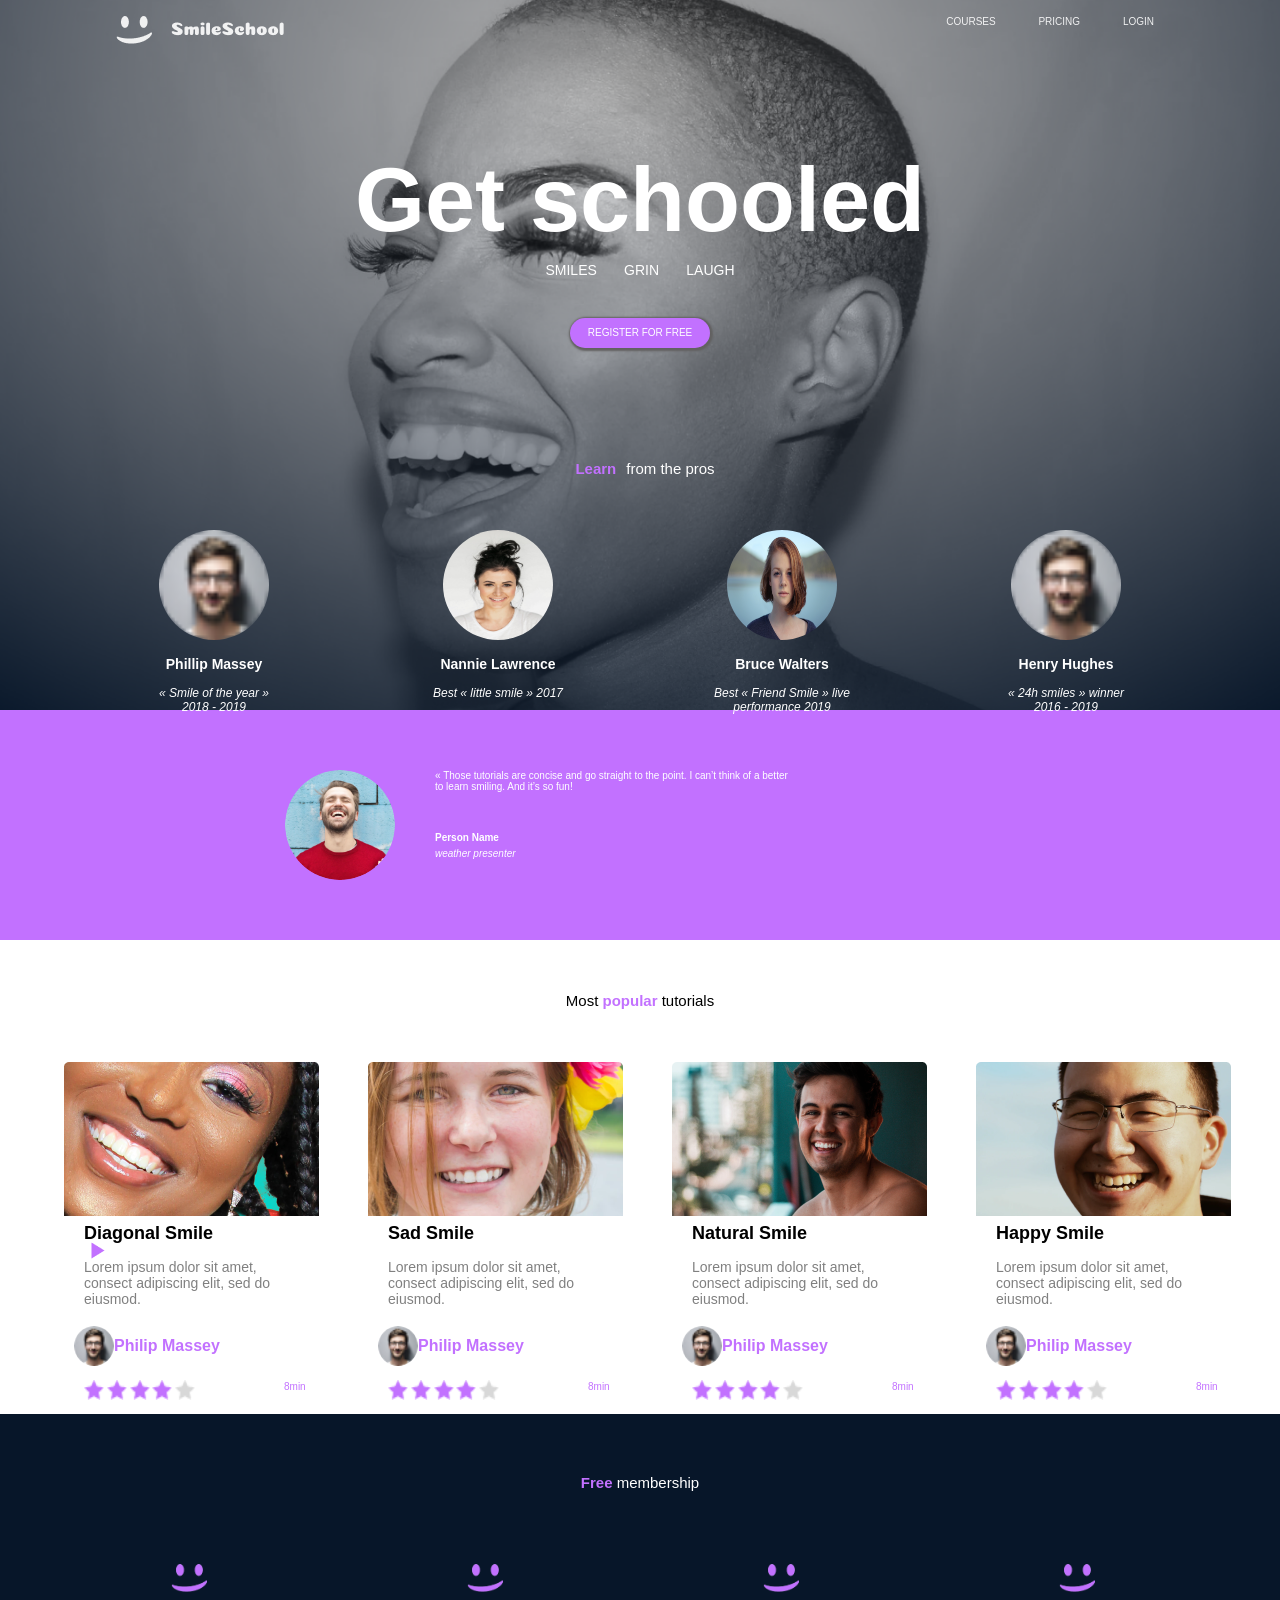
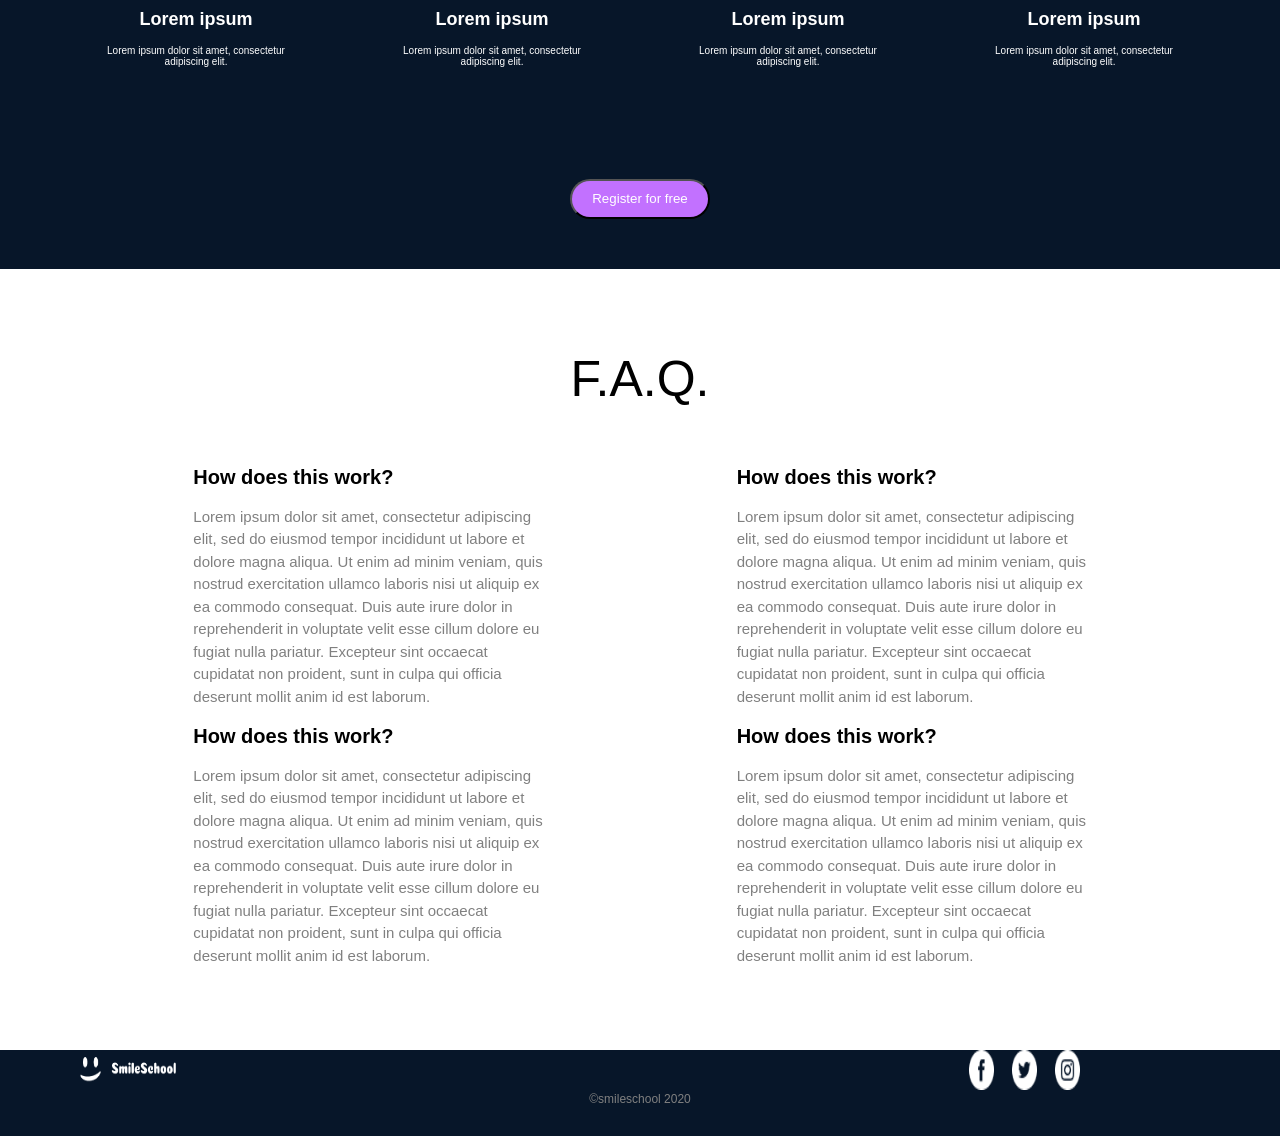
<file: css_advanced/index.html>
<!DOCTYPE html>
<html lang="en" dir="ltr">

<head>
  <meta charset="utf-8">
  <meta name="viewport" content="width=device-width, initial-scale=1.0, viewport-fit=cover">
  <title>School Page</title>
  <link rel="stylesheet" href="styles.css">
</head>

<body>
  <!-- Header -->
  <div class="backgroud">
    <header>
      <div class="header">
        <a><img src="images/logosmile.png" alt="Logo Smile"></a>
        <div>
          <a class="linkheader" href="">COURSES</a>
          <a class="linkheader" href="">PRICING</a>
          <a class="linkheader" href="">LOGIN</a>
        </div>
      </div>
    </header>
    <!-- Main -->
    <main>

      <section>
        <div class="register">
          <h1 class="principaltext">Get schooled</h1>
          <p class="wordssectext">SMILES&nbsp;&nbsp;&nbsp;&nbsp;&nbsp;&nbsp; GRIN&nbsp;&nbsp;&nbsp;&nbsp;&nbsp;&nbsp;
            LAUGH</p>
          <button class="registrerbutton">REGISTER FOR FREE</button>
        </div>
        <div class="authordiv">
          <h2 class="sectitle"><strong class="sectitlep">Learn </strong><strong class="sectitletext">from the
              pros</strong></h2>
          <div class="authorbox">
            <div class="authoritem">
              <a href=""><img class='imgRedonda' src="images/pic-person-01.png" alt="Logo image" width="100px"></a>
              <h3 class="authorname">Phillip Massey</h3>
              <p class="authortext">« Smile of the year » 2018 - 2019</p>
            </div>
            <div class="authoritem">
              <a href=""><img class='imgRedonda' src="images/pic-person-02.jpg" alt="Logo image" width="100px"></a>
              <h3 class="authorname">Nannie Lawrence</h3>
              <p class="authortext">Best « little smile » 2017</p>
            </div>
            <div class="authoritem">
              <a href=""><img class='imgRedonda' src="images/pic-person-03.jpg" alt="Logo image" width="100px"></a>
              <h3 class="authorname">Bruce Walters</h3>
              <p class="authortext">Best « Friend Smile » live performance 2019</p>
            </div>
            <div class="authoritem">
              <a href=""><img class='imgRedonda' src="images/pic-person-01.png" alt="Logo image" width="100px"></a>
              <h3 class="authorname">Henry Hughes</h3>
              <p class="authortext">« 24h smiles » winner 2016 - 2019</p>
            </div>
          </div>
        </div>
      </section>
  </div>
  <!-- Quote section -->
  <section class="quotesection">
    <div class="divquote">
      <img class="imgRedonda" src="images/testimonialman.png" alt="Logo image" width="100px">
      <div class="quotetext">
        <blockquote class="parquote">« Those tutorials are concise and go straight to the point. I can’t think of a
          better <br /> to learn smiling. And it’s so fun!</blockquote>
        <p class="subtitlequote">Person Name</p>
        <p class="namequote">weather presenter</p>
      </div>
    </div>
  </section>
  <!-- Videos-list section-->
  <section>
    <div class="videosection">
      <h1 class="titlevideosection">Most<strong class="videosectioncolor">&nbsp;popular&nbsp;</strong>tutorials</h1>
      <div class="videosectionpoints">
        <div class="videosectionuniqpoints">
          <div class="containervideoimage">
            <a href=""><img class="videoimage" src="images/preview.png" alt="Logo image"></a>
            <a href=""><img class="icon" src="images/play.png" alt="icon image"></a>
          </div>
          <h2 class="titlevideouniqpoints">Diagonal Smile</h2>
          <p class="textvideouniqpoints">Lorem ipsum dolor sit amet, consect adipiscing elit, sed do eiusmod.</p>
          <div class="videoauthorsec">
            <img class="authorvideosectionimage" src="images/pic-person-01.png" alt="Logo image">
            <h3 class="authornamevideosec">Philip Massey</h3>
          </div>
          <div class="valuevideosec">
            <div>
              <a href=""><img class="stars" src="images/Star.png" alt="star image"></a>
              <a href=""><img class="stars" src="images/Star.png" alt="star image"></a>
              <a href=""><img class="stars" src="images/Star.png" alt="star image"></a>
              <a href=""><img class="stars" src="images/Star.png" alt="star image"></a>
              <a href=""><img class="stars" src="images/greystar.png" alt="star image"></a>
            </div>
            <p class="stars" style="color: #C271FF;">8min</p>
          </div>
        </div>
        <div class="videosectionuniqpoints">
          <div class="containervideoimage">
            <a href=""><img class="videoimage" src="images/preview1.png" alt="Logo image"></a>
          </div>
          <h2 class="titlevideouniqpoints">Sad Smile</h2>
          <p class="textvideouniqpoints">Lorem ipsum dolor sit amet, consect adipiscing elit, sed do eiusmod.</p>
          <div class="videoauthorsec">
            <img class="authorvideosectionimage" src="images/pic-person-01.png" alt="Logo image">
            <h3 class="authornamevideosec">Philip Massey</h3>
          </div>
          <div class="valuevideosec">
            <div>
              <a href=""><img class="stars" src="images/Star.png" alt="star image"></a>
              <a href=""><img class="stars" src="images/Star.png" alt="star image"></a>
              <a href=""><img class="stars" src="images/Star.png" alt="star image"></a>
              <a href=""><img class="stars" src="images/Star.png" alt="star image"></a>
              <a href=""><img class="stars" src="images/greystar.png" alt="star image"></a>
            </div>
            <p class="stars" style="color: #C271FF;">8min</p>
          </div>
        </div>
        <div class="videosectionuniqpoints">
          <div class="containervideoimage">
            <a href=""><img class="videoimage" src="images/preview2.png" alt="Logo image"></a>
          </div>
          <h2 class="titlevideouniqpoints">Natural Smile</h2>
          <p class="textvideouniqpoints">Lorem ipsum dolor sit amet, consect adipiscing elit, sed do eiusmod.</p>
          <div class="videoauthorsec">
            <img class="authorvideosectionimage" src="images/pic-person-01.png" alt="Logo image">
            <h3 class="authornamevideosec">Philip Massey</h3>
          </div>
          <div class="valuevideosec">
            <div>
              <a href=""><img class="stars" src="images/Star.png" alt="star image"></a>
              <a href=""><img class="stars" src="images/Star.png" alt="star image"></a>
              <a href=""><img class="stars" src="images/Star.png" alt="star image"></a>
              <a href=""><img class="stars" src="images/Star.png" alt="star image"></a>
              <a href=""><img class="stars" src="images/greystar.png" alt="star image"></a>
            </div>
            <p class="stars" style="color: #C271FF;">8min</p>
          </div>
        </div>
        <div class="videosectionuniqpoints">
          <div class="containervideoimage">
            <a href=""><img class="videoimage" src="images/preview3.png" alt="Logo image"></a>
          </div>
          <h2 class="titlevideouniqpoints">Happy Smile</h2>
          <p class="textvideouniqpoints">Lorem ipsum dolor sit amet, consect adipiscing elit, sed do eiusmod.</p>
          <div class="videoauthorsec">
            <img class="authorvideosectionimage" src="images/pic-person-01.png" alt="Logo image">
            <h3 class="authornamevideosec">Philip Massey</h3>
          </div>
          <div class="valuevideosec">
            <div>
              <a href=""><img class="stars" src="images/Star.png" alt="star image"></a>
              <a href=""><img class="stars" src="images/Star.png" alt="star image"></a>
              <a href=""><img class="stars" src="images/Star.png" alt="star image"></a>
              <a href=""><img class="stars" src="images/Star.png" alt="star image"></a>
              <a href=""><img class="stars" src="images/greystar.png" alt="star image"></a>
            </div>
            <p class="stars" style="color: #C271FF;">8min</p>
          </div>
        </div>
      </div>
    </div>
  </section>
  <!-- Member section -->
  <section class="membershipsection">
    <h1 class="titlemember"><strong class="titlememberpro">Free&nbsp;</strong>membership</h1>
    <div class="membershipoptions">
      <div class="divface">
        <img class="faceimage" src="images/smile.png" alt="Logo image">
        <h2 class="titleface">Lorem ipsum</h2>
        <p class="textface">Lorem ipsum dolor sit amet, consectetur adipiscing elit.</p>
      </div>
      <div class="divface">
        <img class="faceimage" src="images/smile.png" alt="Logo image">
        <h2 class="titleface">Lorem ipsum</h2>
        <p class="textface">Lorem ipsum dolor sit amet, consectetur adipiscing elit.</p>
      </div>
      <div class="divface">
        <img class="faceimage" src="images/smile.png" alt="Logo image">
        <h2 class="titleface">Lorem ipsum</h2>
        <p class="textface">Lorem ipsum dolor sit amet, consectetur adipiscing elit.</p>
      </div>
      <div class="divface">
        <img class="faceimage" src="images/smile.png" alt="Logo image">
        <h2 class="titleface">Lorem ipsum</h2>
        <p class="textface">Lorem ipsum dolor sit amet, consectetur adipiscing elit.</p>
      </div>
    </div>
    <div class="divbuttonmembership">
      <button class="buttonmembership">Register for free</button>
    </div>
  </section>
  <section class="faqsection">
    <h1 class="titlefaq">F.A.Q.</h1>
    <div class="subfaqsection">
      <div class="twofaqsec">
        <div>
          <h2 class="titlefaqquestion">How does this work?</h2>
          <p class="textfaqquestion">Lorem ipsum dolor sit amet, consectetur adipiscing elit, sed do eiusmod tempor
            incididunt ut labore et dolore magna aliqua. Ut enim ad minim veniam, quis nostrud exercitation ullamco
            laboris nisi ut aliquip ex ea commodo consequat. Duis aute irure dolor in reprehenderit in voluptate velit
            esse cillum dolore eu fugiat nulla pariatur. Excepteur sint occaecat cupidatat non proident, sunt in culpa
            qui officia deserunt mollit anim id est laborum.</p>
        </div>
        <div>
          <h2 class="titlefaqquestion">How does this work?</h2>
          <p class="textfaqquestion">Lorem ipsum dolor sit amet, consectetur adipiscing elit, sed do eiusmod tempor
            incididunt ut labore et dolore magna aliqua. Ut enim ad minim veniam, quis nostrud exercitation ullamco
            laboris nisi ut aliquip ex ea commodo consequat. Duis aute irure dolor in reprehenderit in voluptate velit
            esse cillum dolore eu fugiat nulla pariatur. Excepteur sint occaecat cupidatat non proident, sunt in culpa
            qui officia deserunt mollit anim id est laborum.</p>
        </div>
      </div>
      <div class="twofaqsec">
        <div>
          <h2 class="titlefaqquestion">How does this work?</h2>
          <p class="textfaqquestion">Lorem ipsum dolor sit amet, consectetur adipiscing elit, sed do eiusmod tempor
            incididunt ut labore et dolore magna aliqua. Ut enim ad minim veniam, quis nostrud exercitation ullamco
            laboris nisi ut aliquip ex ea commodo consequat. Duis aute irure dolor in reprehenderit in voluptate velit
            esse cillum dolore eu fugiat nulla pariatur. Excepteur sint occaecat cupidatat non proident, sunt in culpa
            qui officia deserunt mollit anim id est laborum.</p>
        </div>
        <div>
          <h2 class="titlefaqquestion">How does this work?</h2>
          <p class="textfaqquestion">Lorem ipsum dolor sit amet, consectetur adipiscing elit, sed do eiusmod tempor
            incididunt ut labore et dolore magna aliqua. Ut enim ad minim veniam, quis nostrud exercitation ullamco
            laboris nisi ut aliquip ex ea commodo consequat. Duis aute irure dolor in reprehenderit in voluptate velit
            esse cillum dolore eu fugiat nulla pariatur. Excepteur sint occaecat cupidatat non proident, sunt in culpa
            qui officia deserunt mollit anim id est laborum.</p>
        </div>
      </div>
    </div>
  </section>
  </main>
  <!-- Footer -->
  <footer>
    <div>
      <div class="imagesfooter">
        <div>
          <img class="logofooter" src="images/logosmile.png" alt="Logo image">
        </div>
        <div class="mediadivfooter">
          <a href=""><img class="mediafooter" src="images/Facebook_White.png" alt="Logo image"></a>
          <a href=""><img class="mediafooter" src="images/Twitter_White.png" alt="Logo image"></a>
          <a href=""><img class="mediafooter" src="images/Instagram_White.png" alt="Logo image"></a>
        </div>
      </div>
      <p class="textfooter">©smileschool 2020</p>
    </div>
  </footer>
</body>

</html>
</file>
<file: css_advanced/styles.css>
*, *:before, *:after {
  box-sizing: border-box;
}

html {
  scroll-behavior: smooth;
  font-size: 62.5%;
}

body {
  margin: 0px;
  font-family: 'source-sans-pro', 'Trebuchet MS', 'Lucida Sans Unicode', 'Lucida Grande', 'Lucida Sans', Arial, sans-serif;
}

.backgroud {
  background-image: url('images/background.png');
  background-size: cover;
}

/* HEADER SECTION */

.header {
  padding-top: 1.6rem;
  padding-left: 11.6rem;
  padding-right: 10.6rem;
  background-color: transparent;
  opacity: 90%;
  display: flex;
  justify-content: space-between;
  
}

.linkheader {
  padding: 0px 20px;
  text-decoration: none;
  color: white;
}
/* logo */
.logosmile {
  position: absolute;
  width: 167.02px;
  height: 29.46px;
  left: 171.59px;
  top: 35.02px;
}
.register {
  height: 400px;
  width: 100%;
  display: flex;
  justify-content: center;
  flex-direction: column;
  align-items: center;
}
.principaltext {
  font-size: 9rem;
  margin: 0px;
  color: white;
}

.wordssectext {
  padding: 10px 0px 40px 0px;
  color: white;
  margin: 0px;
  font-size: 14px;
}


.registrerbutton {
  font-size: 10px;
  border-radius: 20px;
  border-color: transparent;
  box-shadow: 1px 1px 2px 2px rgb(98, 97, 97);
  width: 140px;
  height: 30px;
  background-color: #C271FF;
  color: white;
}

/*PRESENTATION SECTION*/

.sectitle {
  display: flex;
  text-indent: 10px;
  justify-content: center;
  color: white;
}

.sectitlep {
  color: #C271FF;
}

.sectitletext {
  font-weight: 100;
}

.authordiv {
  display: flex;
  justify-content: center;
  flex-direction: column;
}


.authorbox {
  display: flex;
  justify-content: space-evenly;
}

.authoritem {
  height:220px;
  width: 140px;
  padding: 40px 0px 0px 0px;
  display: flex;
  flex-direction: column;
  align-items: center;
}

.authorname {
  font-size: 14px;
  font-weight: 2200;
  color: white;
}

.imgRedonda {
  width:110px;
  height:110px;
  border-radius:55px;
}

.authortext {
  font-style: italic;
  font-size: 12px;
  text-align: center;
  margin: 0px;
  color: white;
}

/* QUOTE SECTION */


.quotesection {
  background-color: #C271FF;
  padding: 60px 0px;
}

.divquote {
  display: flex;
  justify-content: center;
}

.quotetext {
  color: white;
  padding-left: 40px;
  width: 600px;
}

.parquote {
  margin: 0px 0px 40px 0px;
  font-family: 'Gill Sans', 'Gill Sans MT', Calibri, 'Trebuchet MS', sans-serif;
}

.subtitlequote {
  font-weight: bold;
  margin: 0px;
}

.namequote {
  margin: 5px 0px;
  font-style: italic;
  font-family: 'Gill Sans', 'Gill Sans MT', Calibri, 'Trebuchet MS', sans-serif;
}

/* VIDEOS SECTION*/

.videosection {
  background-color: white;
}

.titlevideosection {
  padding: 40px 0px;
  font-weight: 100;
  display: flex;
  justify-content: center;
}

.videosectioncolor {
  color: #C271FF;
}

.videosectionpoints {
  display: flex;
  justify-content: space-evenly;
}



.videosectionuniqpoints {
  width: 240px;
  height: 340px;
}

.titlevideouniqpoints {
  font-size: 18px;
  margin-left: 20px;
}

.textvideouniqpoints {
  font-family: 'Gill Sans', 'Gill Sans MT', Calibri, 'Trebuchet MS', sans-serif;
  color: gray;
  font-size: 14px;
  margin-left: 20px;
}

.authorvideosectionimage {
  width: 40px;
  height: 40px;
  border-radius: 25px;
  margin-left: 10px;
}

.videoauthorsec {
  display: flex;
  align-items: center;
}

.authornamevideosec {
  color: #C271FF;
  font-size: 16px;
}

.valuevideosec {
  display: flex;
  justify-content: space-between;
  align-items: center;
  margin-left: 20px;
}

.stars {
  width: 20px;
  height: 20px;
}

.containervideoimage {
  width: 16.6x;
  height: 14.6rem;
}

.videoimage {
  size: cover;
}

/*MEMBERSHIP SECTION */

.membershipsection {
  background-color: #071629;
}

.titlemember {
  padding: 60px;
  color: white;
  font-weight: 100;
  display: flex;
  justify-content: center;
}

.titlememberpro {
  color: #C271FF;
}

.membershipoptions {
  display: flex;
  justify-content: space-evenly;
}

.faceimage {
  width: 18.6rem;
  padding: 0px 75px 0px 75px;
}

.divface {
  width: 200px;
  height: 200px;
}

.titleface {
  color: white;
  font-size: 18px;
  text-align: center;
}

.textface {
  color: white;
  text-align: center;
  font-family: 'Gill Sans', 'Gill Sans MT', Calibri, 'Trebuchet MS', sans-serif;
}

.buttonmembership {
  background-color: #C271FF;
  color: white;
  width: 140px;
  height: 40px;
  border-radius: 20px;
}

.divbuttonmembership {
  padding: 15px 0px 50px 0px;
  font-weight: 100;
  display: flex;
  justify-content: center;
}

/* FAQ SECTION */

.faqsection {
  background-color: white;
}

.titlefaq {
  text-align: center;
  font-size: 50px;
  font-weight: 100;
  padding-top: 40px;
  font-family: 'Gill Sans', 'Gill Sans MT', Calibri, 'Trebuchet MS', sans-serif;
}

.subfaqsection {
  display: flex;
  justify-content: space-evenly;
}

.twofaqsec {
  height: 600px;
  width: 350px;
}

.titlefaqquestion {
  font-size: 20px;
  font-family: "Roboto Bold", sans-serif;
}

.textfaqquestion {
  color: gray;
  font-size: 15px;
  line-height: 1.5;
  font-family: 'Gill Sans', 'Gill Sans MT', Calibri, 'Trebuchet MS', sans-serif;
}


/* FOOTER SECTION */

footer {
  background-color: #071629;
}

.imagesfooter {
  display: flex;
  flex-direction: row;
  justify-content: space-between;
  align-items: center;
}

.textfooter {
  color: gray;
  margin: 0px;
  text-align: center;
  padding: 0px 0px 30px 0px;
  font-size: 12px;
}

.mediafooter {
  width: 40px;
  height: 40px;
  padding-left: 15px;
}

.logofooter {
  width: 9.6rem;
  height: 2.6rem;
  margin-left: 80px;
}

.mediadivfooter {
  margin-right: 200px;
}
</file>
